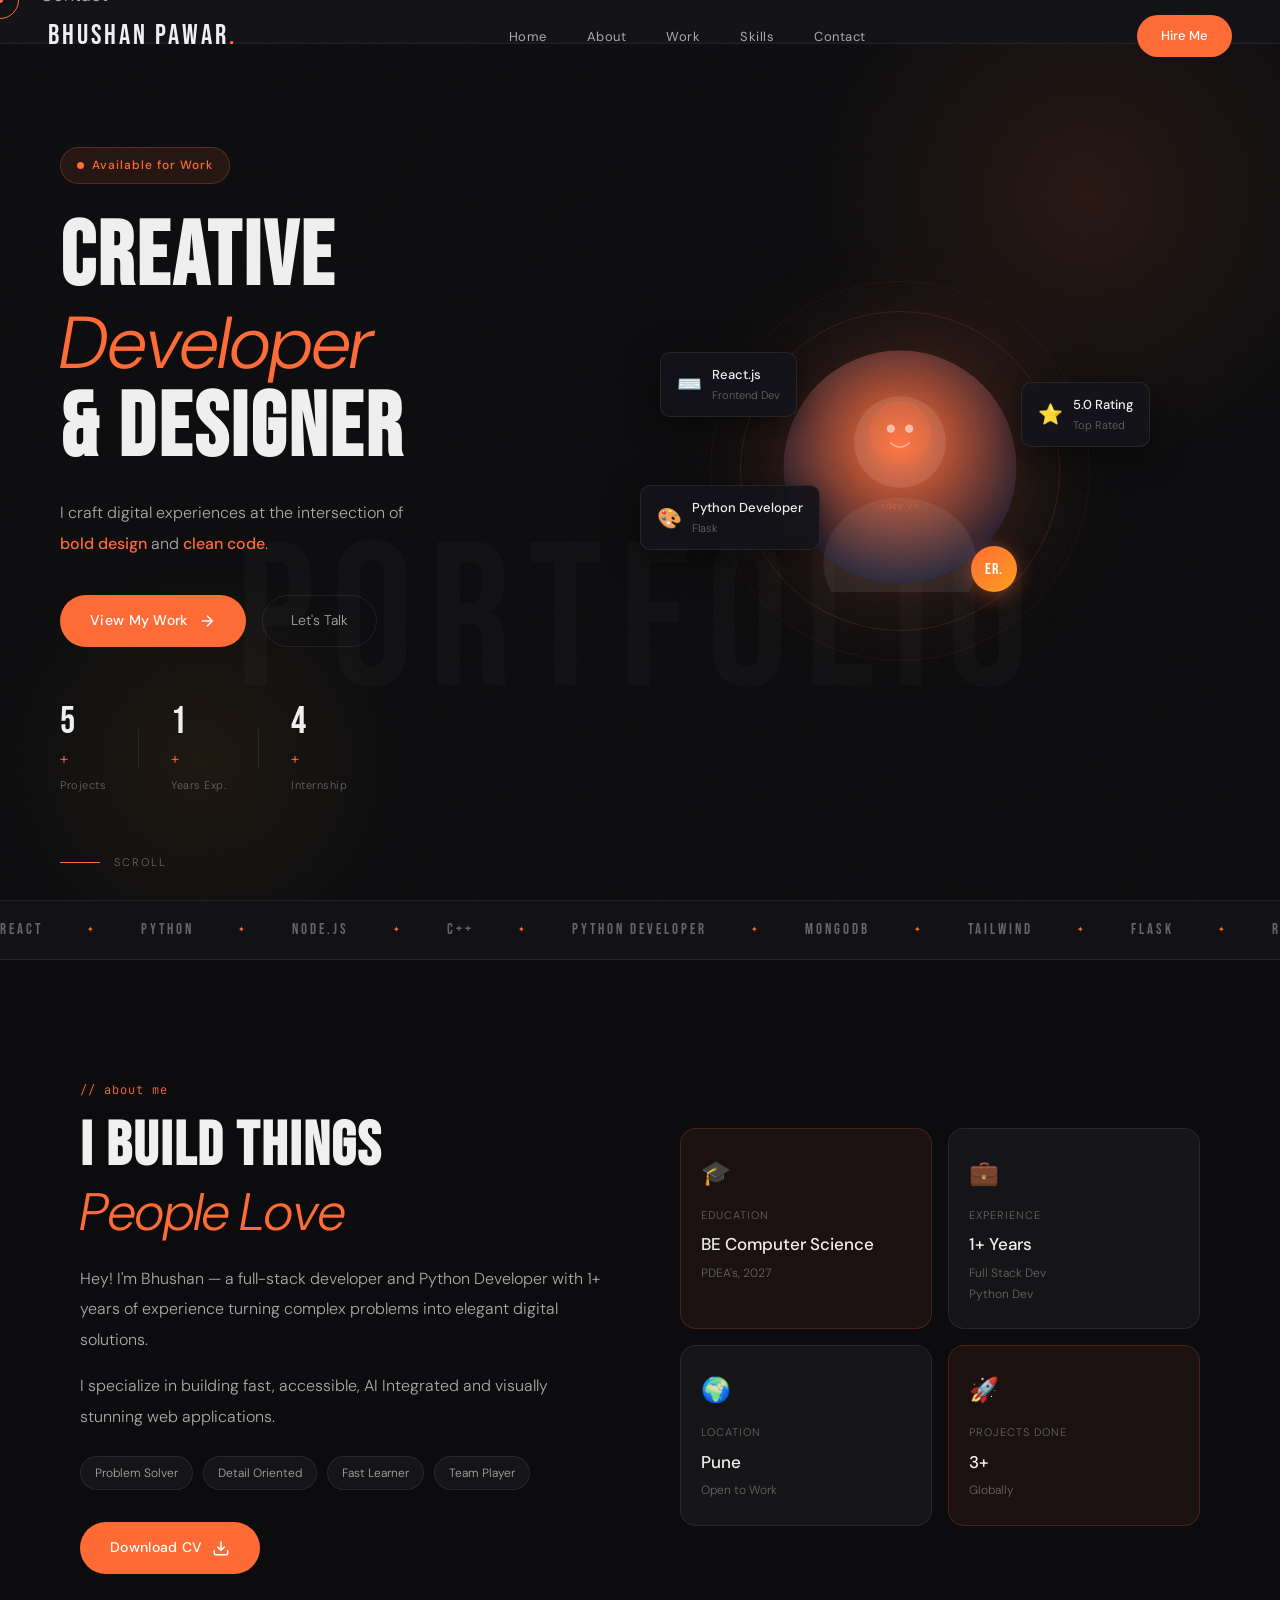
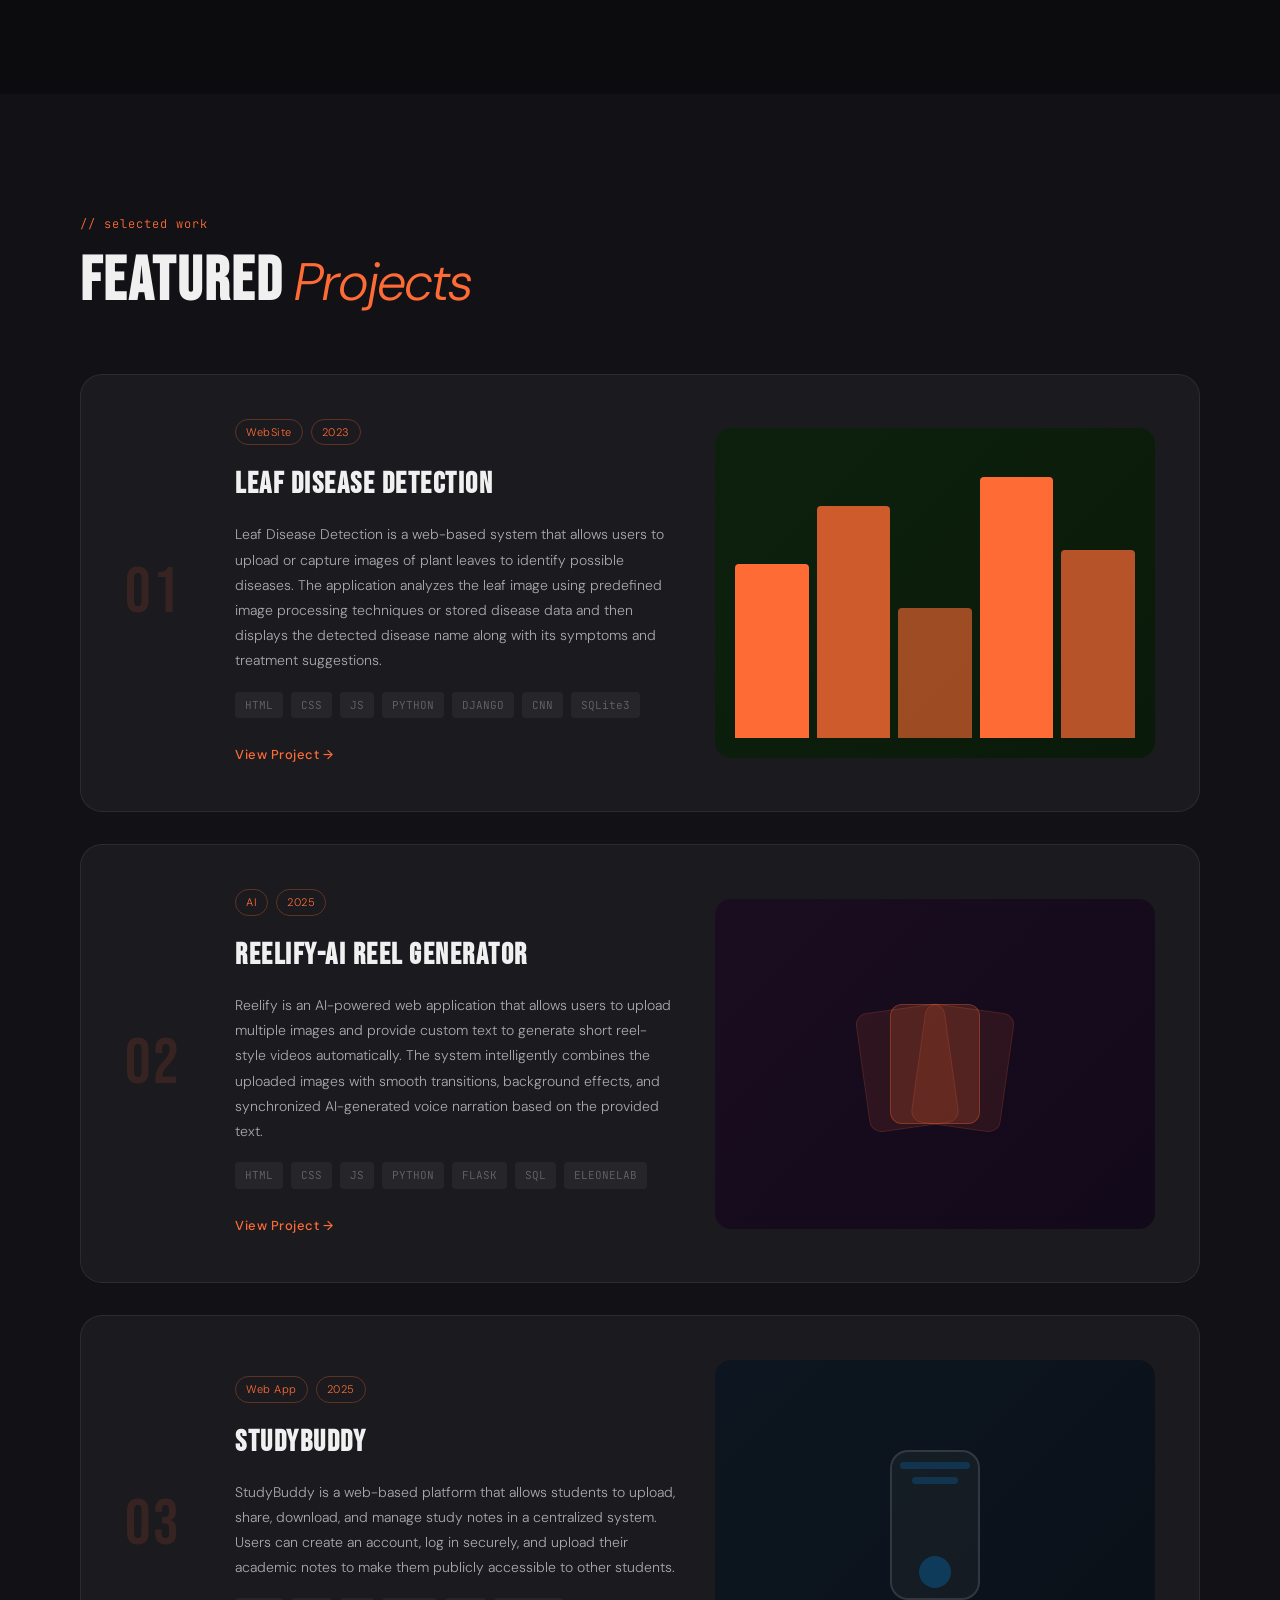
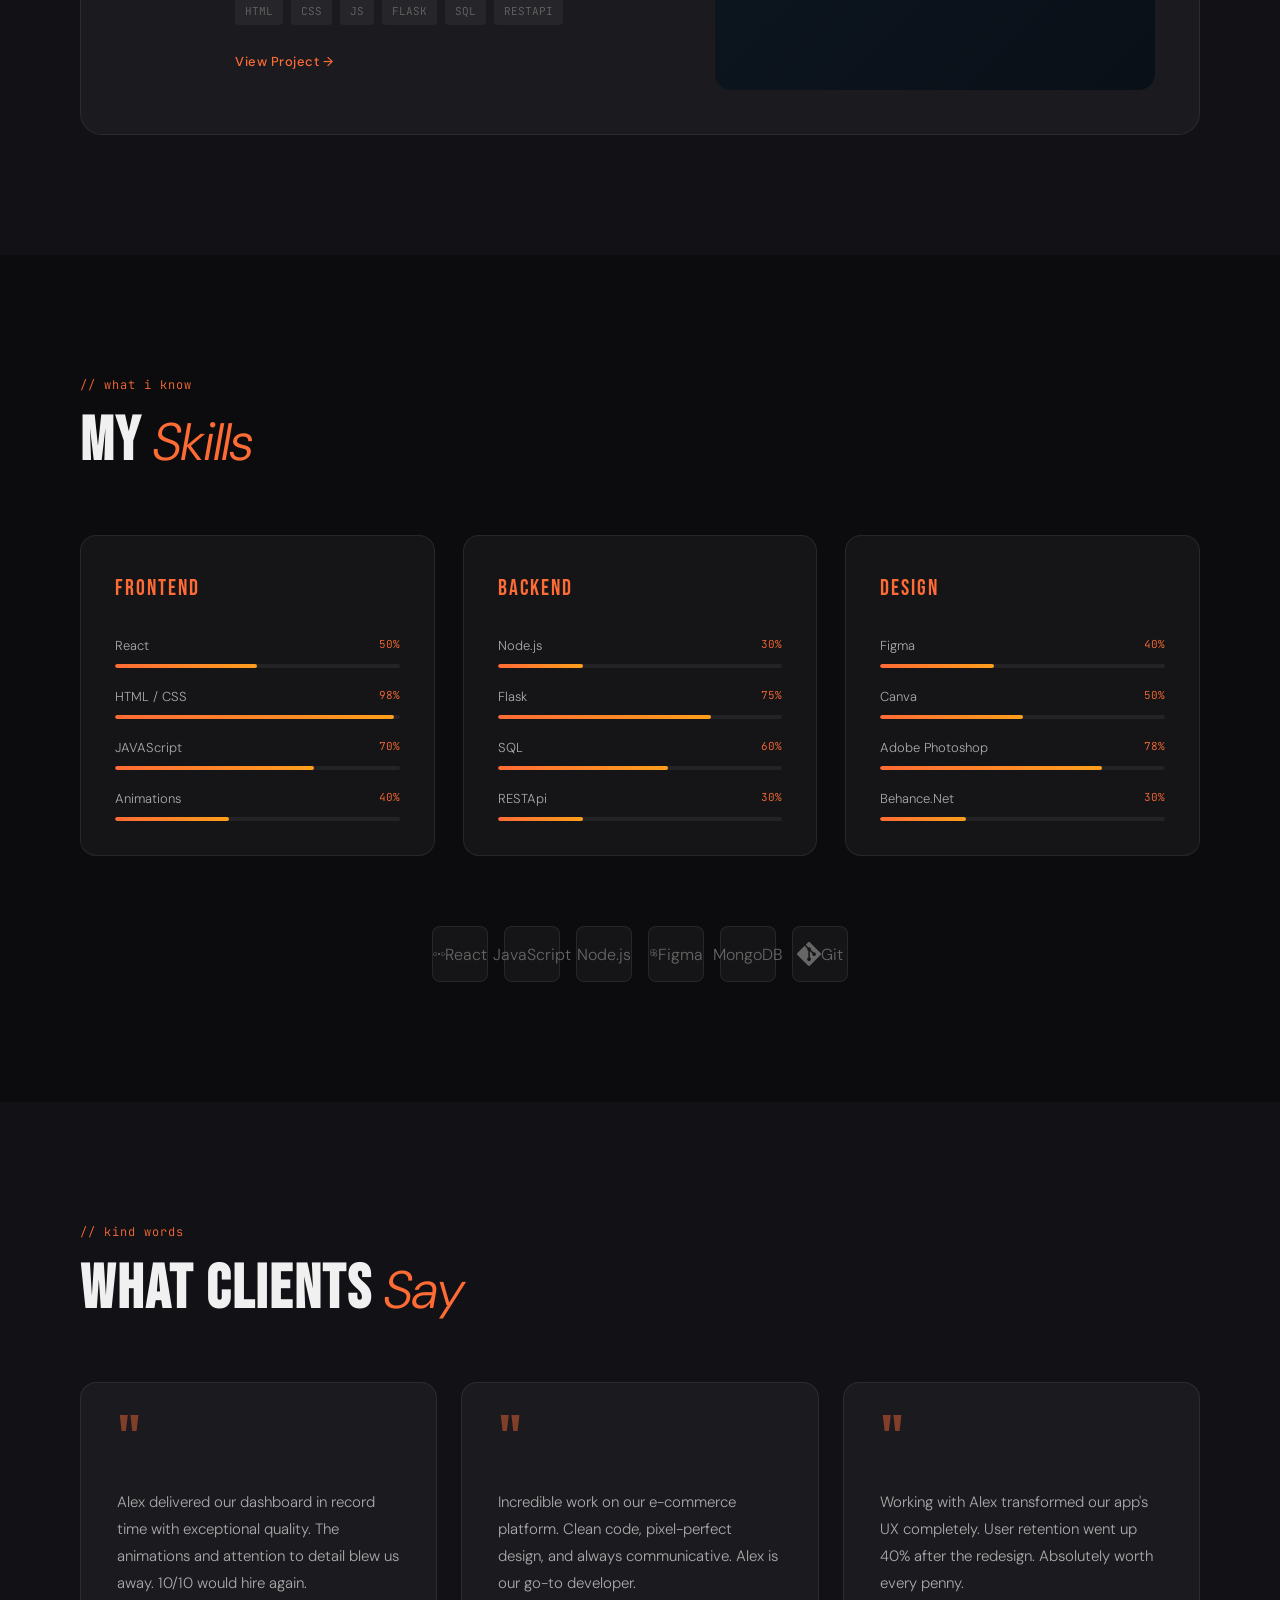
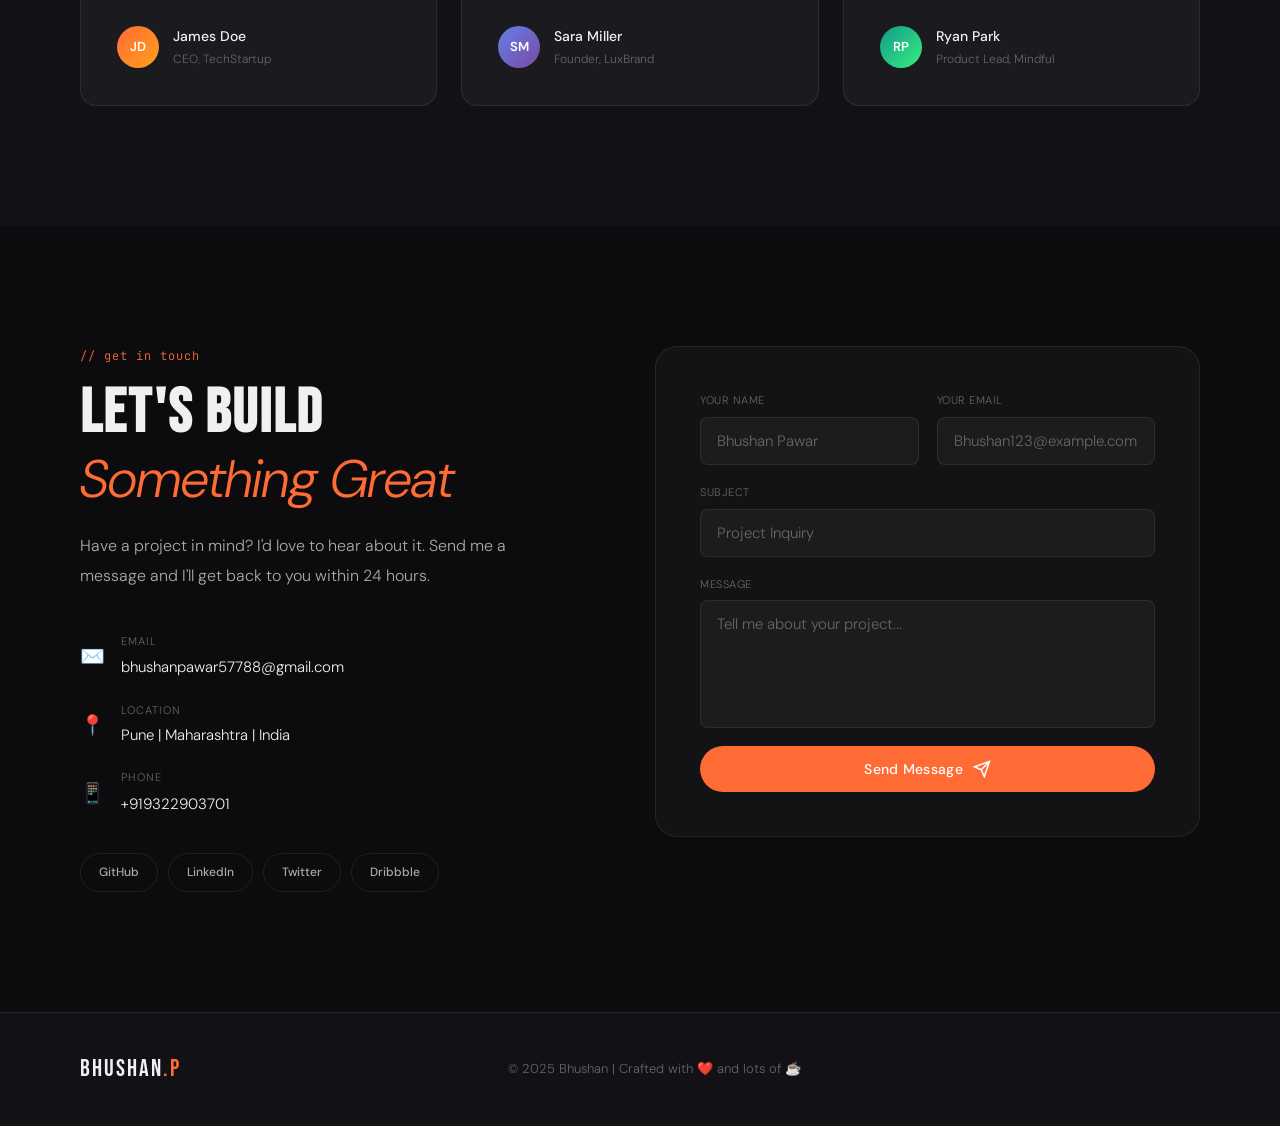
<file: frontend/index.html>
<!DOCTYPE html>
<html lang="en">
<head>
  <meta charset="UTF-8" />
  <meta name="viewport" content="width=device-width, initial-scale=1.0"/>
  <meta name="description" content="Bhushan Pawar — Full-Stack Developer & Python Developer specializing in fast, accessible, and visually stunning web applications. Available for freelance work."/>
  <title>Bhushan— Creative Developer</title>
  <link href="https://fonts.googleapis.com/css2?family=Bebas+Neue&family=DM+Sans:ital,wght@0,300;0,400;0,500;1,300&family=JetBrains+Mono:wght@400;500&display=swap" rel="stylesheet"/>
  <link rel="stylesheet" href="style.css">
</head>
<body>

<!-- Loader -->
<div id="loader">
  <div class="loader-logo">BHUSHAN PAWAR</div>
  <div class="loader-track"><div class="loader-fill" id="loaderFill"></div></div>
  <div class="loader-pct"><span id="loaderPct">0</span>%</div>
</div>

<!-- Cursor -->
<div class="cursor" id="cursor"></div>
<div class="cursor-dot" id="cursorDot"></div>

<!-- Nav -->
<nav id="nav">
  <div class="nav-logo">BHUSHAN PAWAR<span class="accent">.</span></div>
  <ul class="nav-links">
    <li><a href="#home">Home</a></li>
    <li><a href="#about">About</a></li>
    <li><a href="#work">Work</a></li>
    <li><a href="#skills">Skills</a></li>
    <li><a href="#contact">Contact</a></li>
  </ul>
  <a href="#contact" class="nav-cta">Hire Me</a>
  <button class="hamburger" id="ham" aria-label="Menu">
    <span></span><span></span><span></span>
  </button>
</nav>

<!-- Mobile Menu -->
<div class="mobile-menu" id="mobileMenu">
  <ul>
    <li><a href="#home" class="mlink">Home</a></li>
    <li><a href="#about" class="mlink">About</a></li>
    <li><a href="#work" class="mlink">Work</a></li>
    <li><a href="#skills" class="mlink">Skills</a></li>
    <li><a href="#contact" class="mlink">Contact</a></li>
  </ul>
</div>

<!-- ======= HERO ======= -->
<section id="home">
  <div class="hero-bg-text">PORTFOLIO</div>

  <div class="hero-content">
    <div class="hero-badge">
      <span class="badge-dot"></span>
      Available for Work
    </div>
    <h1 class="hero-heading">
      <span class="line">Creative</span>
      <span class="line accent-line">Developer</span>
      <span class="line">& Designer</span>
    </h1>
    <p class="hero-sub">
      I craft digital experiences at the intersection of<br/>
      <em>bold design</em> and <em>clean code</em>.
    </p>
    <div class="hero-actions">
      <a href="#work" class="btn-primary">
        <span>View My Work</span>
        <svg viewBox="0 0 24 24" fill="none" stroke="currentColor" stroke-width="2"><path d="M5 12h14M12 5l7 7-7 7"/></svg>
      </a>
      <a href="#contact" class="btn-ghost">Let's Talk</a>
    </div>
    <div class="hero-stats">
      <div class="stat">
        <span class="stat-num" data-target="5">0</span><span class="accent">+</span>
        <span class="stat-label">Projects</span>
      </div>
      <div class="stat-divider"></div>
      <div class="stat">
        <span class="stat-num" data-target="1">0</span><span class="accent">+</span>
        <span class="stat-label">Years Exp.</span>
      </div>
      <div class="stat-divider"></div>
      <div class="stat">
        <span class="stat-num" data-target="4">0</span><span class="accent">+</span>
        <span class="stat-label">Internship</span>
      </div>
    </div>
  </div>

  <div class="hero-visual">
    <div class="avatar-ring ring1"></div>
    <div class="avatar-ring ring2"></div>
    <div class="avatar-ring ring3"></div>
    <div class="avatar-wrap">
      <svg viewBox="0 0 300 300" class="avatar-svg">
        <defs>
          <radialGradient id="ag" cx="50%" cy="40%" r="60%">
            <stop offset="0%" stop-color="#ff6b35"/>
            <stop offset="100%" stop-color="#1a1a2e"/>
          </radialGradient>
          <clipPath id="ac"><circle cx="150" cy="150" r="140"/></clipPath>
        </defs>
        <circle cx="150" cy="150" r="140" fill="url(#ag)" clip-path="url(#ac)"/>
        <circle cx="150" cy="120" r="55" fill="rgba(255,255,255,0.1)"/>
        <ellipse cx="150" cy="265" rx="92" ry="78" fill="rgba(255,255,255,0.07)"/>
        <circle cx="150" cy="108" r="36" fill="rgba(255,107,53,0.25)" stroke="rgba(255,107,53,0.45)" stroke-width="1"/>
        <circle cx="139" cy="104" r="5" fill="rgba(255,255,255,0.55)"/>
        <circle cx="161" cy="104" r="5" fill="rgba(255,255,255,0.55)"/>
        <path d="M139 121 Q150 131 161 121" stroke="rgba(255,255,255,0.45)" stroke-width="2" fill="none" stroke-linecap="round"/>
        <text x="150" y="200" text-anchor="middle" fill="rgba(255,107,53,0.5)" font-size="11" font-family="monospace">&lt;dev /&gt;</text>
      </svg>
      <div class="avatar-badge">ER.</div>
    </div>
    <div class="float-card card-code">
      <span class="card-icon">⌨️</span>
      <div><div class="card-title-sm">React.js</div><div class="card-sub">Frontend Dev</div></div>
    </div>
    <div class="float-card card-design">
      <span class="card-icon">🎨</span>
      <div><div class="card-title-sm">Python Developer</div><div class="card-sub">Flask</div></div>
    </div>
    <div class="float-card card-star">
      <span class="card-icon">⭐</span>
      <div><div class="card-title-sm">5.0 Rating</div><div class="card-sub">Top Rated</div></div>
    </div>
  </div>

  <div class="scroll-hint">
    <div class="scroll-bar"></div>
    <span>Scroll</span>
  </div>
</section>

<!-- Marquee -->
<div class="marquee-wrap">
  <div class="marquee-track">
    <span>React</span><span class="dot">✦</span>
    <span>Python</span><span class="dot">✦</span>
    <span>Node.js</span><span class="dot">✦</span>
    <span>C++</span><span class="dot">✦</span>
    <span>Python Developer</span><span class="dot">✦</span>
    <span>MongoDB</span><span class="dot">✦</span>
    <span>Tailwind</span><span class="dot">✦</span>
    <span>Flask</span><span class="dot">✦</span>
    <span>React</span><span class="dot">✦</span>
    <span>MongoDB</span><span class="dot">✦</span>
    <span>Node.js</span><span class="dot">✦</span>
    <span>SQL</span><span class="dot">✦</span>
    <span>HTML</span><span class="dot">✦</span>
    <span>MongoDB</span><span class="dot">✦</span>
    <span>CSS</span><span class="dot">✦</span>
    <span>JS</span><span class="dot">✦</span>
    <!-- Duplicate for seamless infinite loop -->
    <span>React</span><span class="dot">✦</span>
    <span>Python</span><span class="dot">✦</span>
    <span>Node.js</span><span class="dot">✦</span>
    <span>C++</span><span class="dot">✦</span>
    <span>Python Developer</span><span class="dot">✦</span>
    <span>MongoDB</span><span class="dot">✦</span>
    <span>Tailwind</span><span class="dot">✦</span>
    <span>Flask</span><span class="dot">✦</span>
    <span>React</span><span class="dot">✦</span>
    <span>MongoDB</span><span class="dot">✦</span>
    <span>Node.js</span><span class="dot">✦</span>
    <span>SQL</span><span class="dot">✦</span>
    <span>HTML</span><span class="dot">✦</span>
    <span>MongoDB</span><span class="dot">✦</span>
    <span>CSS</span><span class="dot">✦</span>
    <span>JS</span><span class="dot">✦</span>
  </div>
</div>

<!-- ======= ABOUT ======= -->
<section id="about">
  <div class="container">
    <div class="about-grid">
      <div class="reveal">
        <p class="section-label">// about me</p>
        <h2 class="section-heading">I Build Things<br/><em>People Love</em></h2>
        <p class="about-body">Hey! I'm Bhushan — a full-stack developer and Python Developer with 1+ years of experience turning complex problems into elegant digital solutions.</p>
        <p class="about-body">I specialize in building fast, accessible, AI Integrated and visually stunning web applications.</p>
        <div class="about-tags">
          <span class="tag">Problem Solver</span>
          <span class="tag">Detail Oriented</span>
          <span class="tag">Fast Learner</span>
          <span class="tag">Team Player</span>
        </div>
        <a href="resume.pdf" class="btn-primary" target="_blank">
          <span>Download CV</span>
          <svg viewBox="0 0 24 24" fill="none" stroke="currentColor" stroke-width="2"><path d="M21 15v4a2 2 0 01-2 2H5a2 2 0 01-2-2v-4M7 10l5 5 5-5M12 15V3"/></svg>
        </a>
      </div>
      <div class="about-cards reveal">
        <div class="acard highlight">
          <div class="acard-icon">🎓</div>
          <div class="acard-label">Education</div>
          <div class="acard-val">BE Computer Science</div>
          <div class="acard-sub">PDEA's, 2027</div>
        </div>
        <div class="acard">
          <div class="acard-icon">💼</div>
          <div class="acard-label">Experience</div>
          <div class="acard-val">1+ Years</div>
          <div class="acard-sub">Full Stack Dev</div>
          <div class="acard-sub">Python Dev</div>
        </div>
        <div class="acard">
          <div class="acard-icon">🌍</div>
          <div class="acard-label">Location</div>
          <div class="acard-val">Pune</div>
          <div class="acard-sub">Open to Work</div>
        </div>
        <div class="acard highlight">
          <div class="acard-icon">🚀</div>
          <div class="acard-label">Projects Done</div>
          <div class="acard-val">3+</div>
          <div class="acard-sub">Globally</div>
        </div>
      </div>
    </div>
  </div>
</section>

<!-- ======= WORK ======= -->
<section id="work">
  <div class="container">
    <div class="section-header reveal">
      <p class="section-label">// selected work</p>
      <h2 class="section-heading">Featured <em>Projects</em></h2>
    </div>
    <div class="projects">

      <div class="proj reveal">
        <div class="proj-num">01</div>
        <div class="proj-info">
          <div class="proj-badges"><span class="proj-badge">WebSite</span><span class="proj-badge">2023</span></div>
          <h3 class="proj-title">Leaf Disease Detection</h3>
          <p class="proj-desc">Leaf Disease Detection is a web-based system that allows users to upload or capture images of plant leaves to identify possible diseases. The application analyzes the leaf image using predefined image processing techniques or stored disease data and then displays the detected disease name along with its symptoms and treatment suggestions.</p>
          <div class="proj-tech"><span>HTML</span><span>CSS</span><span>JS</span><span>PYTHON</span><span>DJANGO</span><span>CNN</span><span>SQLite3</span></div>
          <a href="#" class="proj-link">View Project →</a>
        </div>
        <div class="proj-vis pv-bars" style="display:flex;">
          <div class="bar" style="height:60%;opacity:1;"></div>
          <div class="bar" style="height:80%;opacity:0.8;"></div>
          <div class="bar" style="height:45%;opacity:0.6;"></div>
          <div class="bar" style="height:90%;opacity:1;"></div>
          <div class="bar" style="height:65%;opacity:0.7;"></div>
        </div>
      </div>

      <div class="proj reveal">
        <div class="proj-num">02</div>
        <div class="proj-info">
          <div class="proj-badges"><span class="proj-badge">AI</span><span class="proj-badge">2025</span></div>
          <h3 class="proj-title">REELIFY-Ai Reel generator</h3>
          <p class="proj-desc">Reelify is an AI-powered web application that allows users to upload multiple images and provide custom text to generate short reel-style videos automatically. The system intelligently combines the uploaded images with smooth transitions, background effects, and synchronized AI-generated voice narration based on the provided text.</p>
          <div class="proj-tech"><span>HTML</span><span>CSS</span><span>JS</span><span>PYTHON</span><span>FLASK</span><span>SQL</span><span>ELEONELAB</span></div>
          <a href="#" class="proj-link">View Project →</a>
        </div>
        <div class="proj-vis pv-shop" style="display:flex;">
          <div class="shop-card"></div>
          <div class="shop-card"></div>
          <div class="shop-card"></div>
        </div>
      </div>

      <div class="proj reveal">
        <div class="proj-num">03</div>
        <div class="proj-info">
          <div class="proj-badges"><span class="proj-badge">Web App</span><span class="proj-badge">2025</span></div>
          <h3 class="proj-title">studybuddy</h3>
          <p class="proj-desc">StudyBuddy is a web-based platform that allows students to upload, share, download, and manage study notes in a centralized system. Users can create an account, log in securely, and upload their academic notes to make them publicly accessible to other students.</p>
          <div class="proj-tech"><span>HTML</span><span>CSS</span><span>JS</span><span>FLASK</span><span>SQL</span><span>RESTAPI</span></div>
          <a href="#" class="proj-link">View Project →</a>
        </div>
        <div class="proj-vis pv-phone" style="display:flex;">
          <div class="phone">
            <div class="ph-row"></div>
            <div class="ph-row s"></div>
            <div class="ph-circle"></div>
          </div>
        </div>
      </div>

    </div>
  </div>
</section>

<!-- ======= SKILLS ======= -->
<section id="skills">
  <div class="container">
    <div class="section-header reveal">
      <p class="section-label">// what i know</p>
      <h2 class="section-heading">My <em>Skills</em></h2>
    </div>
    <div class="skills-grid">
      <div class="skill-cat reveal">
        <div class="skill-cat-name">Frontend</div>
        <div class="skill-bars">
          <div><div class="sbar-label"><span>React</span><span>50%</span></div><div class="sbar-track"><div class="sbar-fill" data-w="50"></div></div></div>
          <div><div class="sbar-label"><span>HTML / CSS</span><span>98%</span></div><div class="sbar-track"><div class="sbar-fill" data-w="98"></div></div></div>
          <div><div class="sbar-label"><span>JAVAScript</span><span>70%</span></div><div class="sbar-track"><div class="sbar-fill" data-w="70"></div></div></div>
          <div><div class="sbar-label"><span>Animations</span><span>40%</span></div><div class="sbar-track"><div class="sbar-fill" data-w="40"></div></div></div>
        </div>
      </div>
      <div class="skill-cat reveal">
        <div class="skill-cat-name">Backend</div>
        <div class="skill-bars">
          <div><div class="sbar-label"><span>Node.js</span><span>30%</span></div><div class="sbar-track"><div class="sbar-fill" data-w="30"></div></div></div>
          <div><div class="sbar-label"><span>Flask</span><span>75%</span></div><div class="sbar-track"><div class="sbar-fill" data-w="75"></div></div></div>
          <div><div class="sbar-label"><span>SQL</span><span>60%</span></div><div class="sbar-track"><div class="sbar-fill" data-w="60"></div></div></div>
          <div><div class="sbar-label"><span>RESTApi</span><span>30%</span></div><div class="sbar-track"><div class="sbar-fill" data-w="30"></div></div></div>
        </div>
      </div>
      <div class="skill-cat reveal">
        <div class="skill-cat-name">Design</div>
        <div class="skill-bars">
          <div><div class="sbar-label"><span>Figma</span><span>40%</span></div><div class="sbar-track"><div class="sbar-fill" data-w="40"></div></div></div>
          <div><div class="sbar-label"><span>Canva</span><span>50%</span></div><div class="sbar-track"><div class="sbar-fill" data-w="50"></div></div></div>
          <div><div class="sbar-label"><span>Adobe Photoshop</span><span>78%</span></div><div class="sbar-track"><div class="sbar-fill" data-w="78"></div></div></div>
          <div><div class="sbar-label"><span>Behance.Net</span><span>30%</span></div><div class="sbar-track"><div class="sbar-fill" data-w="30"></div></div></div>
        </div>
      </div>
    </div>
    <div class="tech-row reveal">
      <div class="ti" title="React">
        <svg viewBox="0 0 24 24" fill="currentColor"><path d="M12 9.861A2.139 2.139 0 1 0 12 14.139 2.139 2.139 0 1 0 12 9.861zM6.008 16.255l-.472-.12C2.018 15.246 0 13.737 0 11.996s2.018-3.25 5.536-4.139l.472-.12.133.468a23.53 23.53 0 0 0 1.363 3.578l.101.213-.101.213a23.307 23.307 0 0 0-1.363 3.578l-.133.468zM5.317 8.95c-2.674.751-4.315 1.9-4.315 3.046 0 1.145 1.641 2.294 4.315 3.046a24.95 24.95 0 0 1 1.182-3.046A24.752 24.752 0 0 1 5.317 8.95zm12.675 7.305-.133-.468a23.257 23.257 0 0 0-1.364-3.577l-.101-.213.101-.213a23.42 23.42 0 0 0 1.364-3.578l.133-.468.473.119c3.517.889 5.535 2.398 5.535 4.14s-2.018 3.25-5.535 4.139l-.473.12zm-.491-4.259c.48 1.039.877 2.06 1.182 3.046 2.675-.752 4.315-1.901 4.315-3.046 0-1.146-1.641-2.294-4.315-3.046a24.788 24.788 0 0 1-1.182 3.046z"/></svg>
      </div>
      <div class="ti" title="JavaScript">
        <svg viewBox="0 0 24 24" fill="currentColor"><path d="M0 0h24v24H0V0zm22.034 18.276c-.175-1.095-.888-2.015-3.003-2.873-.736-.345-1.554-.585-1.797-1.14-.091-.33-.105-.51-.046-.705.15-.646.915-.84 1.515-.66.39.12.75.42.976.9 1.034-.676 1.034-.676 1.755-1.125-.27-.42-.404-.601-.586-.78-.63-.705-1.469-1.065-2.834-1.034l-.705.089c-.676.165-1.32.525-1.71 1.005-1.14 1.291-.811 3.541.569 4.471 1.365 1.02 3.361 1.244 3.616 2.205.24 1.17-.87 1.545-1.966 1.41-.811-.18-1.26-.586-1.755-1.336l-1.83 1.051c.21.48.45.689.81 1.109 1.74 1.756 6.09 1.666 6.871-1.004.029-.09.24-.705.074-1.65l.046.067zm-8.983-7.245h-2.248c0 1.938-.009 3.864-.009 5.805 0 1.232.063 2.363-.138 2.711-.33.689-1.18.601-1.566.48-.396-.196-.597-.466-.83-.855-.063-.105-.11-.196-.127-.196l-1.825 1.125c.305.63.75 1.172 1.324 1.517.855.51 2.004.675 3.207.405.783-.226 1.458-.691 1.811-1.411.51-.93.402-2.07.397-3.346.012-2.054 0-4.109 0-6.179l.004-.056z"/></svg>
      </div>
      <div class="ti" title="Node.js">
        <svg viewBox="0 0 24 24" fill="currentColor"><path d="M11.998,24c-0.321,0-0.641-0.084-0.922-0.247l-2.936-1.737c-0.438-0.245-0.224-0.332-0.08-0.383c0.585-0.203,0.703-0.25,1.328-0.604c0.065-0.037,0.151-0.023,0.218,0.017l2.256,1.339c0.082,0.045,0.197,0.045,0.272,0l8.795-5.076c0.082-0.047,0.134-0.141,0.134-0.238V6.921c0-0.099-0.053-0.192-0.137-0.242l-8.791-5.072c-0.081-0.047-0.189-0.047-0.271,0L3.075,6.68C2.99,6.729,2.936,6.825,2.936,6.921v10.15c0,0.097,0.054,0.189,0.139,0.235l2.409,1.392c1.307,0.654,2.108-0.116,2.108-0.89V7.787c0-0.142,0.114-0.253,0.256-0.253h1.115c0.139,0,0.255,0.112,0.255,0.253v10.021c0,1.745-0.95,2.745-2.604,2.745c-0.508,0-0.909,0-2.026-0.551L1.677,18.507c-0.57-0.329-0.922-0.945-0.922-1.604V6.921c0-0.659,0.353-1.275,0.922-1.603l8.795-5.082c0.557-0.315,1.296-0.315,1.848,0l8.794,5.082c0.57,0.329,0.924,0.944,0.924,1.603v10.15c0,0.659-0.354,1.273-0.924,1.604l-8.794,5.078C12.643,23.916,12.324,24,11.998,24z"/></svg>
      </div>
      <div class="ti" title="Figma">
        <svg viewBox="0 0 24 24" fill="currentColor"><path d="M15.852 8.981h-4.588V0h4.588c2.476 0 4.49 2.014 4.49 4.49s-2.014 4.491-4.49 4.491zM12.735 7.51h3.117c1.665 0 3.019-1.355 3.019-3.019s-1.355-3.019-3.019-3.019h-3.117V7.51zm0 1.471H8.148c-2.476 0-4.49-2.014-4.49-4.49S5.672 0 8.148 0h4.588v8.981zm-4.587-7.51c-1.665 0-3.019 1.355-3.019 3.019s1.354 3.019 3.019 3.019h3.117V1.471H8.148zm4.587 15.019H8.148c-2.476 0-4.49-2.014-4.49-4.49s2.014-4.49 4.49-4.49h4.588v8.98zM8.148 8.981c-1.665 0-3.019 1.355-3.019 3.019s1.354 3.019 3.019 3.019h3.117V8.981H8.148zm4.588 5.171c0-2.476 2.014-4.49 4.49-4.49s4.49 2.014 4.49 4.49-2.014 4.49-4.49 4.49-4.49-2.014-4.49-4.49zm1.471 0c0 1.665 1.355 3.019 3.019 3.019s3.019-1.355 3.019-3.019-1.354-3.019-3.019-3.019-3.019 1.354-3.019 3.019z"/></svg>
      </div>
      <div class="ti" title="MongoDB">
        <svg viewBox="0 0 24 24" fill="currentColor"><path d="M17.193 9.555c-1.264-5.58-4.252-7.414-4.573-8.115-.28-.394-.53-.954-.735-1.44-.036.495-.055.685-.523 1.184-.723.566-4.438 3.682-4.74 10.02-.282 5.912 4.27 9.435 4.888 9.884l.07.05A73.49 73.49 0 0111.91 24h.481c.114-1.032.284-2.056.51-3.07.417-.296.604-.463.85-.693a11.342 11.342 0 003.639-8.464c.01-.814-.103-1.662-.197-2.218zm-5.336 8.195s0-8.291.275-8.29c.213 0 .49 10.695.49 10.695-.381-.045-.765-1.76-.765-2.405z"/></svg>
      </div>
      <div class="ti" title="Git">
        <svg viewBox="0 0 24 24" fill="currentColor"><path d="M23.546 10.93L13.067.452c-.604-.603-1.582-.603-2.188 0L8.708 2.627l2.76 2.76c.645-.215 1.379-.07 1.889.441.516.515.658 1.258.438 1.9l2.658 2.66c.645-.223 1.387-.078 1.9.435.721.72.721 1.884 0 2.604-.719.719-1.881.719-2.6 0-.539-.541-.674-1.337-.404-1.996L12.86 8.955v6.525c.176.086.342.203.488.348.713.721.713 1.883 0 2.6-.719.721-1.889.721-2.609 0-.719-.719-.719-1.879 0-2.598.182-.18.387-.316.605-.406V8.835c-.217-.091-.424-.222-.6-.401-.545-.545-.676-1.342-.396-2.009L7.636 3.7.45 10.881c-.6.605-.6 1.584 0 2.189l10.48 10.477c.604.604 1.582.604 2.186 0l10.43-10.43c.605-.603.605-1.582 0-2.187"/></svg>
      </div>
    </div>
  </div>
</section>

<!-- ======= TESTIMONIALS ======= -->
<section id="testimonials">
  <div class="container">
    <div class="section-header reveal">
      <p class="section-label">// kind words</p>
      <h2 class="section-heading">What Clients <em>Say</em></h2>
    </div>
    <div class="testi-grid">
      <div class="tcard reveal">
        <div class="tcard-quote">"</div>
        <p>Alex delivered our dashboard in record time with exceptional quality. The animations and attention to detail blew us away. 10/10 would hire again.</p>
        <div class="tcard-author">
          <div class="t-avatar av1">JD</div>
          <div><div class="t-name">James Doe</div><div class="t-role">CEO, TechStartup</div></div>
        </div>
      </div>
      <div class="tcard reveal">
        <div class="tcard-quote">"</div>
        <p>Incredible work on our e-commerce platform. Clean code, pixel-perfect design, and always communicative. Alex is our go-to developer.</p>
        <div class="tcard-author">
          <div class="t-avatar av2">SM</div>
          <div><div class="t-name">Sara Miller</div><div class="t-role">Founder, LuxBrand</div></div>
        </div>
      </div>
      <div class="tcard reveal">
        <div class="tcard-quote">"</div>
        <p>Working with Alex transformed our app's UX completely. User retention went up 40% after the redesign. Absolutely worth every penny.</p>
        <div class="tcard-author">
          <div class="t-avatar av3">RP</div>
          <div><div class="t-name">Ryan Park</div><div class="t-role">Product Lead, Mindful</div></div>
        </div>
      </div>
    </div>
  </div>
</section>

<!-- ======= CONTACT ======= -->
<section id="contact">
  <div class="container">
    <div class="contact-grid">
      <div class="reveal">
        <p class="section-label">// get in touch</p>
        <h2 class="section-heading">Let's Build<br/><em>Something Great</em></h2>
        <p class="contact-sub">Have a project in mind? I'd love to hear about it. Send me a message and I'll get back to you within 24 hours.</p>
        <div class="cinfo">
          <div class="cinfo-item">
            <span class="cinfo-icon">✉️</span>
            <div><div class="cinfo-label">Email</div><a href="mailto:bhushanpawar57788@gmail.com" class="cinfo-val">bhushanpawar57788@gmail.com</a></div>
          </div>
          <div class="cinfo-item">
            <span class="cinfo-icon">📍</span>
            <div><div class="cinfo-label">Location</div><div class="cinfo-val">Pune | Maharashtra | India</div></div>
          </div>
          <div class="cinfo-item">
            <span class="cinfo-icon">📱</span>
            <div><div class="cinfo-label">Phone</div><a href="tel:+919322903701" class="cinfo-val">+919322903701</a></div>
          </div>
        </div>
        <div class="socials">
          <a href="https://github.com/bp486142-wq?tab=repositories" class="soc-btn" target="_blank">GitHub</a>
          <a href="https://www.linkedin.com/in/bhushan-pawar-9b19a5270/" class="soc-btn" target="_blank">LinkedIn</a>
          <a href="#" class="soc-btn">Twitter</a>
          <a href="#" class="soc-btn">Dribbble</a>
        </div>
      </div>
      <div class="reveal">
        <form class="cform" id="contactForm">
          <div class="form-row">
            <div class="fgroup"><label>Your Name</label><input type="text" name="name" placeholder="Bhushan Pawar" required/></div>
            <div class="fgroup"><label>Your Email</label><input type="email" name="email" placeholder="Bhushan123@example.com" required/></div>
          </div>
          <div class="fgroup"><label>Subject</label><input type="text" name="subject" placeholder="Project Inquiry" required/></div>
          <div class="fgroup"><label>Message</label><textarea rows="5" name="message" placeholder="Tell me about your project..." required></textarea></div>
          <button type="submit" class="btn-primary full-width">
            <span>Send Message</span>
            <svg viewBox="0 0 24 24" fill="none" stroke="currentColor" stroke-width="2"><path d="M22 2L11 13M22 2l-7 20-4-9-9-4 20-7z"/></svg>
          </button>
          <div class="form-success" id="formSuccess">✅ Message sent! I'll reply within 24 hours.</div>
        </form>
      </div>
    </div>
  </div>
</section>

<!-- Footer -->
<footer>
  <div class="container footer-inner">
    <div class="footer-logo">Bhushan<span class="accent">.P</span></div>
    <p class="footer-copy">© 2025 Bhushan | Crafted with ❤️ and lots of ☕</p>
    <button id="backToTop">↑ Top</button>
  </div>
</footer>
<script src="script.js"></script>
</body>
</html>
</file>
<file: frontend/style.css>
/* =========================================
RESET & VARIABLES
========================================= */
*, *::before, *::after { box-sizing: border-box; margin: 0; padding: 0; }

:root {
--bg:       #0c0c0e;
--bg2:      #111116;
--bg3:      #16161c;
--text:     #f0f0f0;
--muted:    #666;
--muted2:   #aaa;
--accent:   #ff6b35;
--accent2:  #ff9f1c;
--border:   rgba(255,255,255,0.08);
--card-bg:  rgba(255,255,255,0.04);
--radius:   16px;
--radius-sm: 8px;
--nav-h:    72px;
--ease:     cubic-bezier(0.4,0,0.2,1);
}

html { scroll-behavior: smooth; }

body {
background: var(--bg);
color: var(--text);
font-family: 'DM Sans', sans-serif;
font-weight: 300;
line-height: 1.7;
overflow-x: hidden;
cursor: none;
}

a { color: inherit; text-decoration: none; }
ul { list-style: none; }

.container {
max-width: 1200px;
margin: 0 auto;
padding: 0 40px;
}

.accent { color: var(--accent); }

/* =========================================
NOISE TEXTURE
========================================= */
body::after {
content: '';
position: fixed;
inset: 0;
pointer-events: none;
z-index: 9000;
opacity: 0.03;
background-image: url("data:image/svg+xml,%3Csvg viewBox='0 0 200 200' xmlns='http://www.w3.org/2000/svg'%3E%3Cfilter id='n'%3E%3CfeTurbulence type='fractalNoise' baseFrequency='0.85' numOctaves='4' stitchTiles='stitch'/%3E%3C/filter%3E%3Crect width='100%25' height='100%25' filter='url(%23n)'/%3E%3C/svg%3E");
background-size: 180px;
}

/* =========================================
CUSTOM CURSOR
========================================= */
.cursor {
width: 38px; height: 38px;
border: 1.5px solid var(--accent);
border-radius: 50%;
position: fixed;
pointer-events: none;
z-index: 9999;
transform: translate(-50%, -50%);
transition: transform 0.3s var(--ease), background 0.3s, border-color 0.3s;
}
.cursor-dot {
width: 6px; height: 6px;
background: var(--accent);
border-radius: 50%;
position: fixed;
pointer-events: none;
z-index: 9999;
transform: translate(-50%, -50%);
}
.cursor.hovered {
transform: translate(-50%, -50%) scale(1.7);
background: rgba(255,107,53,0.1);
}
.cursor.clicking { transform: translate(-50%, -50%) scale(0.8); }

/* =========================================
LOADER
========================================= */
#loader {
position: fixed;
inset: 0;
background: var(--bg);
z-index: 99999;
display: flex;
flex-direction: column;
align-items: center;
justify-content: center;
gap: 24px;
transition: opacity 0.6s ease, visibility 0.6s ease;
}
#loader.hidden { opacity: 0; visibility: hidden; pointer-events: none; }

.loader-logo {
font-family: 'Bebas Neue', sans-serif;
font-size: 48px;
letter-spacing: 6px;
color: var(--accent);
animation: logoPulse 1s ease-in-out infinite alternate;
}
@keyframes logoPulse { from { opacity: 0.4; } to { opacity: 1; } }

.loader-track {
width: 220px; height: 2px;
background: rgba(255,255,255,0.08);
border-radius: 2px;
overflow: hidden;
}
.loader-fill {
height: 100%;
width: 0%;
background: linear-gradient(90deg, var(--accent), var(--accent2));
border-radius: 2px;
transition: width 0.1s linear;
}
.loader-pct {
font-family: 'JetBrains Mono', monospace;
font-size: 13px;
color: var(--muted2);
letter-spacing: 2px;
}

/* =========================================
NAVBAR
========================================= */
nav {
position: fixed;
top: 0; left: 0; right: 0;
height: var(--nav-h);
display: flex;
align-items: center;
justify-content: space-between;
padding: 0 48px;
z-index: 500;
transition: background 0.4s, box-shadow 0.4s;
}
nav.scrolled {
background: rgba(12,12,14,0.94);
backdrop-filter: blur(20px);
-webkit-backdrop-filter: blur(20px);
box-shadow: 0 1px 0 var(--border);
}
.nav-logo {
font-family: 'Bebas Neue', sans-serif;
font-size: 28px;
letter-spacing: 3px;
cursor: pointer;
}
.nav-links {
display: flex;
gap: 40px;
}
.nav-links a {
font-size: 13px;
font-weight: 400;
color: var(--muted2);
letter-spacing: 0.5px;
position: relative;
transition: color 0.25s;
}
.nav-links a::after {
content: '';
position: absolute;
bottom: -4px; left: 0;
width: 0; height: 1.5px;
background: var(--accent);
transition: width 0.3s var(--ease);
}
.nav-links a:hover { color: var(--text); }
.nav-links a:hover::after { width: 100%; }
.nav-cta {
background: var(--accent);
color: #fff;
font-size: 13px;
font-weight: 500;
padding: 10px 24px;
border-radius: 100px;
transition: background 0.2s, transform 0.2s, box-shadow 0.2s;
}
.nav-cta:hover {
background: var(--accent2);
transform: translateY(-2px);
box-shadow: 0 6px 24px rgba(255,107,53,0.35);
}
.hamburger {
display: none;
flex-direction: column;
gap: 5px;
background: none;
border: none;
cursor: pointer;
padding: 4px;
}
.hamburger span {
display: block;
width: 24px; height: 2px;
background: var(--text);
border-radius: 2px;
transition: transform 0.3s, opacity 0.3s;
}
.hamburger.open span:nth-child(1) { transform: translateY(7px) rotate(45deg); }
.hamburger.open span:nth-child(2) { opacity: 0; }
.hamburger.open span:nth-child(3) { transform: translateY(-7px) rotate(-45deg); }

.mobile-menu {
position: fixed;
top: var(--nav-h); left: 0; right: 0;
background: var(--bg2);
border-bottom: 1px solid var(--border);
z-index: 490;
padding: 24px 40px 32px;
transform: translateY(-110%);
transition: transform 0.4s var(--ease);
}
.mobile-menu.open { transform: translateY(0); }
.mobile-menu ul { display: flex; flex-direction: column; gap: 18px; }
.mobile-menu a { font-size: 18px; color: var(--muted2); transition: color 0.2s; }
.mobile-menu a:hover { color: var(--accent); }

/* =========================================
BUTTONS
========================================= */
.btn-primary {
display: inline-flex;
align-items: center;
gap: 10px;
background: var(--accent);
color: #fff;
font-family: 'DM Sans', sans-serif;
font-size: 14px;
font-weight: 500;
padding: 14px 30px;
border-radius: 100px;
border: none;
cursor: pointer;
transition: background 0.2s, transform 0.2s, box-shadow 0.2s;
letter-spacing: 0.3px;
}
.btn-primary svg { width: 18px; height: 18px; transition: transform 0.2s; }
.btn-primary:hover {
background: var(--accent2);
transform: translateY(-2px);
box-shadow: 0 8px 28px rgba(255,107,53,0.4);
}
.btn-primary:hover svg { transform: translateX(4px); }
.btn-primary.full-width { width: 100%; justify-content: center; }

.btn-ghost {
display: inline-flex;
align-items: center;
gap: 8px;
border: 1.5px solid var(--border);
color: var(--muted2);
font-size: 14px;
padding: 13px 28px;
border-radius: 100px;
transition: border-color 0.2s, color 0.2s;
}
.btn-ghost:hover { border-color: var(--accent); color: var(--accent); }

/* =========================================
SECTION COMMON
========================================= */
.section-label {
font-family: 'JetBrains Mono', monospace;
font-size: 12px;
color: var(--accent);
letter-spacing: 1px;
margin-bottom: 14px;
}
.section-heading {
font-family: 'Bebas Neue', sans-serif;
font-size: clamp(40px, 5vw, 62px);
line-height: 1.05;
letter-spacing: 2px;
margin-bottom: 20px;
}
.section-heading em {
font-style: italic;
color: var(--accent);
font-family: 'DM Sans', sans-serif;
font-weight: 300;
font-size: 0.85em;
letter-spacing: 0;
}
.section-header { margin-bottom: 60px; }

/* Scroll reveal */
.reveal {
opacity: 0;
transform: translateY(36px);
transition: opacity 0.75s var(--ease), transform 0.75s var(--ease);
}
.reveal.visible { opacity: 1; transform: translateY(0); }

/* =========================================
HERO
========================================= */
#home {
min-height: 100vh;
display: flex;
align-items: center;
padding: calc(var(--nav-h) + 50px) 60px 80px;
position: relative;
overflow: hidden;
gap: 60px;
}
.hero-bg-text {
position: absolute;
top: 50%; left: 50%;
transform: translate(-50%, -50%);
font-family: 'Bebas Neue', sans-serif;
font-size: clamp(100px, 16vw, 240px);
letter-spacing: 16px;
color: rgba(255,255,255,0.022);
pointer-events: none;
white-space: nowrap;
user-select: none;
}
/* Ambient glows */
#home::before {
content: '';
position: absolute;
top: -80px; right: -80px;
width: 550px; height: 550px;
background: radial-gradient(circle, rgba(255,107,53,0.11) 0%, transparent 70%);
pointer-events: none;
animation: glow1 7s ease-in-out infinite;
}
#home::after {
content: '';
position: absolute;
bottom: -60px; left: 0;
width: 400px; height: 400px;
background: radial-gradient(circle, rgba(255,159,28,0.07) 0%, transparent 70%);
pointer-events: none;
animation: glow1 9s ease-in-out infinite reverse;
}
@keyframes glow1 {
0%,100% { transform: scale(1) translate(0,0); }
50%      { transform: scale(1.08) translate(15px,-15px); }
}

.hero-content {
flex: 1;
max-width: 580px;
position: relative;
z-index: 2;
}
.hero-badge {
display: inline-flex;
align-items: center;
gap: 8px;
background: rgba(255,107,53,0.1);
border: 1px solid rgba(255,107,53,0.25);
color: var(--accent);
font-size: 12px;
font-weight: 500;
letter-spacing: 1px;
padding: 7px 16px;
border-radius: 100px;
margin-bottom: 30px;
animation: fadeUp 0.8s 2.3s both;
}
.badge-dot {
width: 7px; height: 7px;
background: var(--accent);
border-radius: 50%;
animation: badgePulse 1.5s infinite;
}
@keyframes badgePulse { 0%,100%{opacity:1;} 50%{opacity:0.3;} }

.hero-heading {
font-family: 'Bebas Neue', sans-serif;
font-size: clamp(54px, 7vw, 92px);
line-height: 1;
letter-spacing: 3px;
display: flex;
flex-direction: column;
gap: 4px;
margin-bottom: 24px;
}
.hero-heading .line {
display: block;
opacity: 0;
transform: translateY(36px);
animation: fadeUp 0.7s forwards;
}
.hero-heading .line:nth-child(1) { animation-delay: 2.3s; }
.hero-heading .line:nth-child(2) { animation-delay: 2.45s; }
.hero-heading .line:nth-child(3) { animation-delay: 2.6s; }

.accent-line {
color: var(--accent);
font-style: italic;
font-family: 'DM Sans', sans-serif;
font-weight: 300;
font-size: 0.82em;
letter-spacing: 0;
}
@keyframes fadeUp { from{opacity:0;transform:translateY(36px);} to{opacity:1;transform:translateY(0);} }

.hero-sub {
font-size: 16px;
color: var(--muted2);
line-height: 1.9;
margin-bottom: 36px;
opacity: 0;
animation: fadeUp 0.7s 2.75s forwards;
}
.hero-sub em { color: var(--accent); font-style: normal; font-weight: 500; }

.hero-actions {
display: flex;
gap: 16px;
align-items: center;
margin-bottom: 56px;
flex-wrap: wrap;
opacity: 0;
animation: fadeUp 0.7s 2.9s forwards;
}
.hero-stats {
display: flex;
align-items: center;
gap: 32px;
opacity: 0;
animation: fadeUp 0.7s 3.05s forwards;
}
.stat { display: flex; flex-direction: column; gap: 4px; }
.stat-num {
font-family: 'Bebas Neue', sans-serif;
font-size: 38px;
letter-spacing: 1px;
line-height: 1;
}
.stat-label { font-size: 11px; color: var(--muted); letter-spacing: 0.5px; }
.stat-divider { width: 1px; height: 40px; background: var(--border); }

/* Hero Visual */
.hero-visual {
flex: 0 0 400px;
position: relative;
display: flex;
align-items: center;
justify-content: center;
z-index: 2;
opacity: 0;
animation: fadeUp 0.9s 2.4s forwards;
}
.avatar-ring {
position: absolute;
border-radius: 50%;
border: 1px solid rgba(255,107,53,0.15);
}
.ring1 { width: 320px; height: 320px; animation: ringPulse 4s ease-in-out infinite; }
.ring2 { width: 380px; height: 380px; animation: ringPulse 4s ease-in-out infinite 0.6s; opacity: 0.5; }
.ring3 { width: 440px; height: 440px; animation: ringPulse 4s ease-in-out infinite 1.2s; opacity: 0.25; }
@keyframes ringPulse {
0%,100% { transform: scale(1); opacity: 0.3; }
50%      { transform: scale(1.04); opacity: 0.8; }
}
.avatar-wrap { position: relative; z-index: 2; }
.avatar-svg {
width: 250px; height: 250px;
filter: drop-shadow(0 0 50px rgba(255,107,53,0.25));
}
.avatar-badge {
position: absolute;
bottom: 8px; right: 8px;
width: 46px; height: 46px;
background: linear-gradient(135deg, var(--accent), var(--accent2));
border-radius: 50%;
display: flex;
align-items: center;
justify-content: center;
font-family: 'Bebas Neue', sans-serif;
font-size: 16px;
color: #fff;
letter-spacing: 1px;
box-shadow: 0 4px 20px rgba(255,107,53,0.4);
}

/* Floating Cards */
.float-card {
position: absolute;
display: flex;
align-items: center;
gap: 10px;
background: rgba(18,18,24,0.92);
border: 1px solid var(--border);
backdrop-filter: blur(16px);
-webkit-backdrop-filter: blur(16px);
padding: 11px 16px;
border-radius: 10px;
box-shadow: 0 8px 32px rgba(0,0,0,0.5);
white-space: nowrap;
z-index: 3;
}
.card-icon { font-size: 20px; }
.card-title-sm { font-size: 13px; font-weight: 500; }
.card-sub { font-size: 11px; color: var(--muted); }
.card-code  { top: 10px;  left: -40px;  animation: float 3s ease-in-out infinite; }
.card-design{ bottom: 50px; left: -60px; animation: float 3.5s ease-in-out infinite 0.5s; }
.card-star  { top: 40px;  right: -50px; animation: float 4s ease-in-out infinite 1s; }
@keyframes float { 0%,100%{transform:translateY(0);} 50%{transform:translateY(-8px);} }

.scroll-hint {
position: absolute;
bottom: 28px; left: 60px;
display: flex;
align-items: center;
gap: 14px;
font-size: 11px;
letter-spacing: 2px;
text-transform: uppercase;
color: var(--muted);
opacity: 0;
animation: fadeUp 0.7s 3.3s forwards;
}
.scroll-bar {
width: 40px; height: 1px;
background: rgba(255,107,53,0.4);
position: relative;
overflow: hidden;
}
.scroll-bar::after {
content: '';
position: absolute;
inset: 0;
background: var(--accent);
animation: barSlide 2s ease-in-out infinite;
}
@keyframes barSlide { 0%{transform:translateX(-100%);} 100%{transform:translateX(100%);} }

/* =========================================
MARQUEE
========================================= */
.marquee-wrap {
overflow: hidden;
background: var(--bg2);
border-top: 1px solid var(--border);
border-bottom: 1px solid var(--border);
padding: 16px 0;
}
.marquee-track {
display: flex;
align-items: center;
gap: 44px;
width: max-content;
animation: marqueeRun 22s linear infinite;
}
.marquee-track:hover { animation-play-state: paused; }
.marquee-track span {
font-family: 'Bebas Neue', sans-serif;
font-size: 15px;
letter-spacing: 3px;
color: var(--muted);
transition: color 0.2s;
}
.marquee-track span:hover { color: var(--accent); }
.marquee-track .dot { color: var(--accent); font-size: 8px; }
@keyframes marqueeRun { from{transform:translateX(0);} to{transform:translateX(-50%);} }

/* =========================================
ABOUT
========================================= */
#about {
padding: 120px 0;
}
.about-grid {
display: grid;
grid-template-columns: 1fr 1fr;
gap: 80px;
align-items: center;
}
.about-body {
color: var(--muted2);
font-size: 16px;
line-height: 1.9;
margin-bottom: 16px;
}
.about-tags {
display: flex;
flex-wrap: wrap;
gap: 10px;
margin: 24px 0 32px;
}
.tag {
background: var(--card-bg);
border: 1px solid var(--border);
color: var(--muted2);
font-size: 12px;
padding: 6px 14px;
border-radius: 100px;
transition: border-color 0.2s, color 0.2s;
}
.tag:hover { border-color: var(--accent); color: var(--accent); }

.about-cards {
display: grid;
grid-template-columns: 1fr 1fr;
gap: 16px;
}
.acard {
background: var(--card-bg);
border: 1px solid var(--border);
border-radius: var(--radius);
padding: 24px 20px;
transition: border-color 0.3s, transform 0.3s;
}
.acard:hover { border-color: rgba(255,107,53,0.3); transform: translateY(-4px); }
.acard.highlight {
background: rgba(255,107,53,0.06);
border-color: rgba(255,107,53,0.2);
}
.acard-icon { font-size: 24px; margin-bottom: 12px; }
.acard-label { font-size: 11px; color: var(--muted); text-transform: uppercase; letter-spacing: 1px; margin-bottom: 6px; }
.acard-val { font-size: 17px; font-weight: 500; margin-bottom: 4px; }
.acard-sub { font-size: 12px; color: var(--muted); }

/* =========================================
WORK / PROJECTS
========================================= */
#work {
padding: 120px 0;
background: var(--bg2);
}
.projects { display: flex; flex-direction: column; gap: 32px; }

.proj {
display: grid;
grid-template-columns: 70px 1fr 1fr;
align-items: center;
gap: 40px;
padding: 44px;
background: var(--card-bg);
border: 1px solid var(--border);
border-radius: 22px;
position: relative;
overflow: hidden;
transition: border-color 0.3s, transform 0.3s;
}
.proj::before {
content: '';
position: absolute;
top: 0; left: 0; right: 0; height: 2px;
background: linear-gradient(90deg, var(--accent), var(--accent2), transparent);
transform: scaleX(0);
transform-origin: left;
transition: transform 0.5s var(--ease);
}
.proj:hover { border-color: rgba(255,107,53,0.3); transform: translateY(-3px); }
.proj:hover::before { transform: scaleX(1); }

.proj-num {
font-family: 'Bebas Neue', sans-serif;
font-size: 64px;
color: rgba(255,107,53,0.13);
letter-spacing: 2px;
line-height: 1;
}
.proj-badges { display: flex; gap: 8px; margin-bottom: 14px; flex-wrap: wrap; }
.proj-badge {
font-size: 11px;
color: var(--accent);
border: 1px solid rgba(255,107,53,0.3);
padding: 3px 10px;
border-radius: 100px;
letter-spacing: 0.5px;
}
.proj-title {
font-family: 'Bebas Neue', sans-serif;
font-size: 30px;
letter-spacing: 1.5px;
margin-bottom: 12px;
}
.proj-desc {
font-size: 14px;
color: var(--muted2);
line-height: 1.8;
margin-bottom: 18px;
}
.proj-tech { display: flex; flex-wrap: wrap; gap: 8px; margin-bottom: 22px; }
.proj-tech span {
font-family: 'JetBrains Mono', monospace;
font-size: 11px;
color: var(--muted);
background: rgba(255,255,255,0.05);
padding: 4px 10px;
border-radius: 4px;
}
.proj-link {
font-size: 13px;
font-weight: 500;
color: var(--accent);
letter-spacing: 0.5px;
transition: letter-spacing 0.2s;
}
.proj-link:hover { letter-spacing: 1.5px; }

/* Project visual boxes */
.proj-vis {
border-radius: var(--radius);
overflow: hidden;
aspect-ratio: 4/3;
display: flex;
align-items: center;
justify-content: center;
padding: 20px;
}
.pv-bars {
background: linear-gradient(135deg, #0d200d, #0a1a0a);
align-items: flex-end;
gap: 8px;
}
.pv-bars .bar {
flex: 1;
border-radius: 4px 4px 0 0;
background: var(--accent);
transition: height 0.4s var(--ease);
}
.proj:hover .bar:nth-child(1) { height: 75% !important; }
.proj:hover .bar:nth-child(2) { height: 92% !important; }
.proj:hover .bar:nth-child(3) { height: 58% !important; }
.proj:hover .bar:nth-child(4) { height: 85% !important; }
.proj:hover .bar:nth-child(5) { height: 68% !important; }

.pv-shop {
background: linear-gradient(135deg, #1a0d20, #12091a);
position: relative;
}
.shop-card {
position: absolute;
width: 90px; height: 120px;
border-radius: 12px;
background: rgba(255,107,53,0.18);
border: 1px solid rgba(255,107,53,0.3);
}
.shop-card:nth-child(2) { transform: rotate(8deg) translateX(28px); opacity: 0.55; }
.shop-card:nth-child(3) { transform: rotate(-8deg) translateX(-28px); opacity: 0.55; }

.pv-phone {
background: linear-gradient(135deg, #0d1620, #0a1018);
justify-content: center;
align-items: center;
}
.phone {
width: 90px;
height: 150px;
border: 2px solid rgba(255,255,255,0.12);
border-radius: 18px;
background: rgba(255,255,255,0.04);
padding: 10px 8px;
display: flex;
flex-direction: column;
gap: 8px;
align-items: center;
}
.ph-row { width: 100%; height: 7px; background: rgba(0,150,255,0.2); border-radius: 4px; }
.ph-row.s { width: 65%; }
.ph-circle { width: 32px; height: 32px; border-radius: 50%; background: rgba(0,150,255,0.25); margin-top: auto; }

/* =========================================
SKILLS
========================================= */
#skills {
padding: 120px 0;
}
.skills-grid {
display: grid;
grid-template-columns: repeat(3, 1fr);
gap: 28px;
margin-bottom: 70px;
}
.skill-cat {
background: var(--card-bg);
border: 1px solid var(--border);
border-radius: var(--radius);
padding: 34px;
transition: border-color 0.3s;
}
.skill-cat:hover { border-color: rgba(255,107,53,0.25); }
.skill-cat-name {
font-family: 'Bebas Neue', sans-serif;
font-size: 22px;
letter-spacing: 2px;
color: var(--accent);
margin-bottom: 28px;
}
.skill-bars { display: flex; flex-direction: column; gap: 18px; }
.sbar-label {
display: flex;
justify-content: space-between;
font-size: 13px;
color: var(--muted2);
margin-bottom: 7px;
}
.sbar-label span:last-child {
font-family: 'JetBrains Mono', monospace;
font-size: 11px;
color: var(--accent);
}
.sbar-track {
height: 4px;
background: rgba(255,255,255,0.06);
border-radius: 4px;
overflow: hidden;
}
.sbar-fill {
height: 100%;
width: 0;
background: linear-gradient(90deg, var(--accent), var(--accent2));
border-radius: 4px;
transition: width 1.3s cubic-bezier(0.4,0,0.2,1);
}

/* Tech icons */
.tech-row {
display: flex;
justify-content: center;
flex-wrap: wrap;
gap: 16px;
}
.ti {
width: 56px; height: 56px;
background: var(--card-bg);
border: 1px solid var(--border);
border-radius: var(--radius-sm);
display: flex;
align-items: center;
justify-content: center;
color: var(--muted);
transition: border-color 0.2s, color 0.2s, transform 0.2s;
}
.ti svg { width: 24px; height: 24px; }
.ti:hover { border-color: var(--accent); color: var(--accent); transform: translateY(-4px); }

/* =========================================
TESTIMONIALS
========================================= */
#testimonials {
padding: 120px 0;
background: var(--bg2);
}
.testi-grid {
display: grid;
grid-template-columns: repeat(3, 1fr);
gap: 24px;
}
.tcard {
background: var(--card-bg);
border: 1px solid var(--border);
border-radius: var(--radius);
padding: 36px;
transition: border-color 0.3s, transform 0.3s;
}
.tcard:hover { border-color: rgba(255,107,53,0.3); transform: translateY(-4px); }
.tcard-quote {
font-family: 'Bebas Neue', sans-serif;
font-size: 72px;
color: var(--accent);
line-height: 0.7;
margin-bottom: 20px;
opacity: 0.45;
}
.tcard p { font-size: 15px; color: var(--muted2); line-height: 1.8; margin-bottom: 28px; }
.tcard-author { display: flex; align-items: center; gap: 14px; }
.t-avatar {
width: 42px; height: 42px;
border-radius: 50%;
display: flex;
align-items: center;
justify-content: center;
font-size: 13px;
font-weight: 600;
color: #fff;
flex-shrink: 0;
}
.av1 { background: linear-gradient(135deg, #ff6b35, #ff9f1c); }
.av2 { background: linear-gradient(135deg, #667eea, #764ba2); }
.av3 { background: linear-gradient(135deg, #11998e, #38ef7d); }
.t-name { font-size: 14px; font-weight: 500; }
.t-role { font-size: 12px; color: var(--muted); }

/* =========================================
CONTACT
========================================= */
#contact {
padding: 120px 0;
}
.contact-grid {
display: grid;
grid-template-columns: 1fr 1.1fr;
gap: 80px;
align-items: start;
}
.contact-sub {
color: var(--muted2);
font-size: 16px;
line-height: 1.9;
margin-bottom: 40px;
}
.cinfo { display: flex; flex-direction: column; gap: 20px; margin-bottom: 36px; }
.cinfo-item { display: flex; align-items: center; gap: 16px; }
.cinfo-icon { font-size: 20px; }
.cinfo-label { font-size: 11px; color: var(--muted); letter-spacing: 1px; text-transform: uppercase; margin-bottom: 3px; }
.cinfo-val { font-size: 15px; color: var(--text); transition: color 0.2s; }
a.cinfo-val:hover { color: var(--accent); }
.socials { display: flex; flex-wrap: wrap; gap: 10px; }
.soc-btn {
font-size: 12px;
font-weight: 500;
color: var(--muted2);
border: 1px solid var(--border);
padding: 8px 18px;
border-radius: 100px;
transition: border-color 0.2s, color 0.2s;
}
.soc-btn:hover { border-color: var(--accent); color: var(--accent); }

/* Form */
.cform {
background: rgba(255,255,255,0.03);
border: 1px solid var(--border);
border-radius: 22px;
padding: 44px;
}
.form-row { display: grid; grid-template-columns: 1fr 1fr; gap: 18px; }
.fgroup { display: flex; flex-direction: column; gap: 7px; margin-bottom: 18px; }
.fgroup label { font-size: 11px; color: var(--muted); letter-spacing: 0.5px; text-transform: uppercase; }
.fgroup input,
.fgroup textarea {
background: rgba(255,255,255,0.04);
border: 1px solid var(--border);
border-radius: var(--radius-sm);
padding: 13px 16px;
color: var(--text);
font-family: 'DM Sans', sans-serif;
font-size: 15px;
font-weight: 300;
outline: none;
transition: border-color 0.2s, box-shadow 0.2s;
resize: none;
width: 100%;
}
.fgroup input::placeholder,
.fgroup textarea::placeholder { color: var(--muted); }
.fgroup input:focus,
.fgroup textarea:focus {
border-color: var(--accent);
box-shadow: 0 0 0 3px rgba(255,107,53,0.1);
}
.form-success {
display: none;
text-align: center;
font-size: 14px;
color: #4caf50;
margin-top: 16px;
padding: 12px;
background: rgba(76,175,80,0.08);
border: 1px solid rgba(76,175,80,0.2);
border-radius: var(--radius-sm);
}
.form-success.show { display: block; animation: fadeUp 0.4s both; }

/* =========================================
FOOTER
========================================= */
footer {
padding: 36px 0;
border-top: 1px solid var(--border);
background: var(--bg2);
}
.footer-inner {
display: flex;
align-items: center;
justify-content: space-between;
}
.footer-logo {
font-family: 'Bebas Neue', sans-serif;
font-size: 24px;
letter-spacing: 2px;
}
.footer-copy { font-size: 13px; color: var(--muted); }
#backToTop {
background: var(--card-bg);
border: 1px solid var(--border);
color: var(--muted2);
font-family: 'DM Sans', sans-serif;
font-size: 12px;
padding: 8px 18px;
border-radius: 100px;
cursor: pointer;
transition: border-color 0.2s, color 0.2s;
}
#backToTop:hover { border-color: var(--accent); color: var(--accent); }

/* =========================================
RESPONSIVE
========================================= */
@media (max-width: 1024px) {
.skills-grid { grid-template-columns: 1fr 1fr; }
.testi-grid { grid-template-columns: 1fr 1fr; }
.proj { grid-template-columns: 60px 1fr; }
.proj-vis { display: none; }
}
@media (max-width: 768px) {
nav { padding: 0 20px; }
.nav-links, .nav-cta { display: none; }
.hamburger { display: flex; }
.container { padding: 0 20px; }

#home {
flex-direction: column;
padding: calc(var(--nav-h) + 20px) 20px 60px;
text-align: center;
gap: 36px;
min-height: auto;
}
.hero-content { max-width: 100%; }
.hero-visual { flex: none; width: 260px; }
.hero-actions { justify-content: center; }
.hero-stats { justify-content: center; flex-wrap: wrap; gap: 20px; }
.hero-sub br { display: none; }
.float-card { display: none; }
.scroll-hint { display: none; }
.hero-bg-text { font-size: 60px; letter-spacing: 8px; }

.about-grid { grid-template-columns: 1fr; gap: 40px; }
.about-cards { grid-template-columns: 1fr 1fr; }

.proj { padding: 24px 18px; grid-template-columns: 50px 1fr; gap: 20px; }
.proj-num { font-size: 44px; }

.skills-grid { grid-template-columns: 1fr; }
.testi-grid { grid-template-columns: 1fr; }

.contact-grid { grid-template-columns: 1fr; gap: 40px; }
.form-row { grid-template-columns: 1fr; }
.cform { padding: 24px 18px; }

.footer-inner { flex-direction: column; gap: 14px; text-align: center; }
}
</file>
